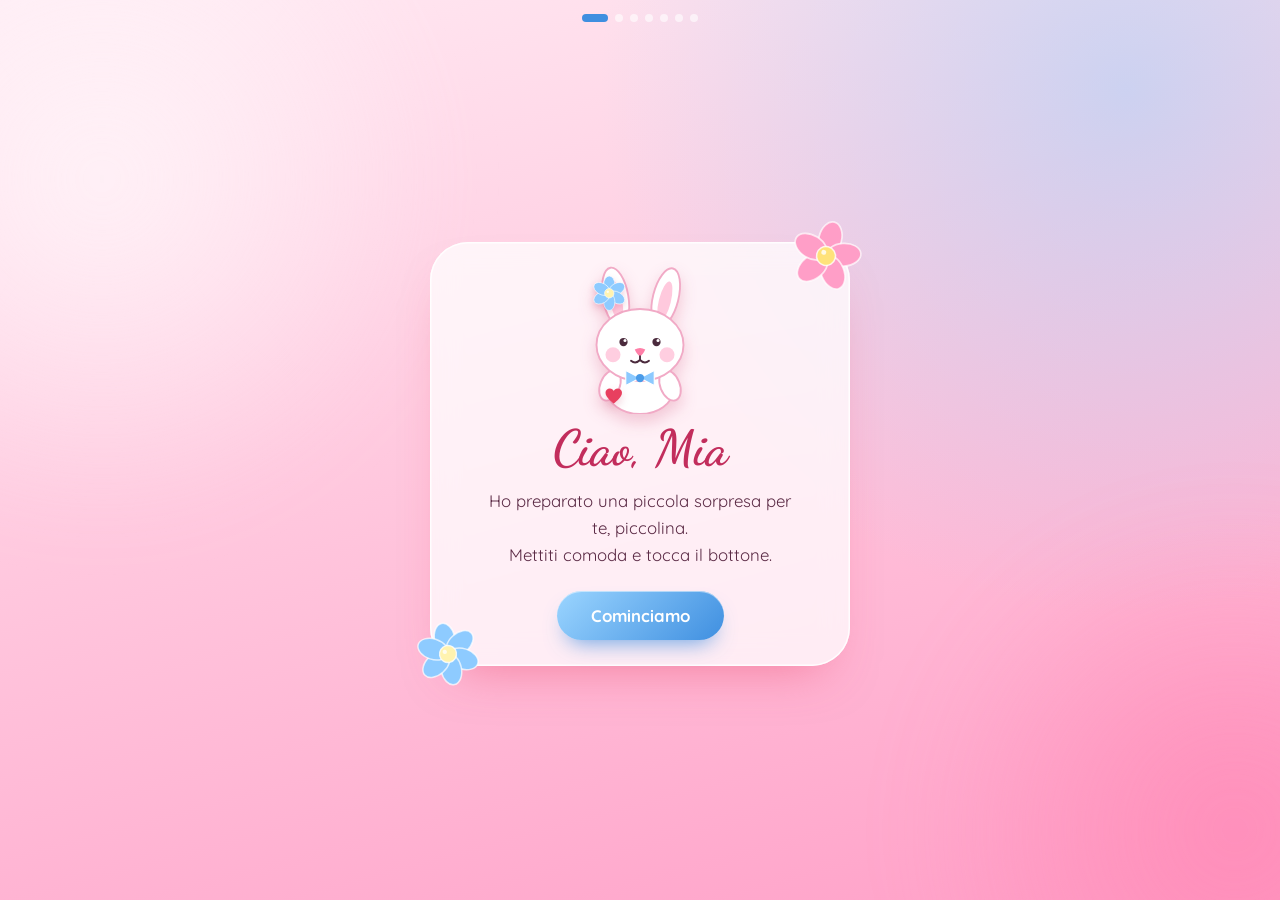
<file: index.html>
<!DOCTYPE html>
<html lang="it">
<head>
  <meta charset="utf-8">
  <meta name="viewport" content="width=device-width, initial-scale=1, viewport-fit=cover">
  <meta name="theme-color" content="#ffcbe0">
  <title>Per Mia</title>
  <link rel="icon" href="data:image/svg+xml,%3Csvg xmlns='http://www.w3.org/2000/svg' viewBox='0 0 100 100'%3E%3Ctext y='.9em' font-size='90'%3E%F0%9F%8C%B8%3C/text%3E%3C/svg%3E">
  <link rel="preconnect" href="https://fonts.googleapis.com">
  <link rel="preconnect" href="https://fonts.gstatic.com" crossorigin>
  <link href="https://fonts.googleapis.com/css2?family=Caveat:wght@500;700&family=Dancing+Script:wght@600;700&family=Kalam:wght@400;700&family=Quicksand:wght@500;600;700&display=swap" rel="stylesheet">
  <link rel="stylesheet" href="style.css">
</head>
<body>
  <div class="bg" aria-hidden="true"></div>
  <div id="flowers" aria-hidden="true"></div>
  <div id="progress" aria-hidden="true"></div>
  <main id="stage"></main>
  <button id="music-btn" type="button" aria-label="Musica on/off" hidden>&#9835;</button>
  <div id="yt-holder"></div>

  <script src="config.js"></script>
  <script src="art.js"></script>
  <script src="app.js"></script>
</body>
</html>
</file>
<file: style.css>
/* ============================================================
   Stile del sito per Mia  -  rosa sfumato, accenti azzurri
   ============================================================ */
:root {
  --pink-1: #ffeaf3;
  --pink-2: #ffcbe0;
  --pink-3: #ff9fc7;
  --red: #e8405f;
  --rose-ink: #c22d5c;
  --blue: #5aa9f0;
  --sky: #bfe1ff;
  --sky-d: #3f8fe0;
  --ink: #5b2a45;

  --font-title: 'Dancing Script', 'Brush Script MT', cursive;
  --font-body: 'Quicksand', system-ui, -apple-system, 'Segoe UI', sans-serif;
  --font-letter: 'Caveat', 'Bradley Hand', cursive;
  --font-note: 'Kalam', 'Comic Sans MS', cursive;
}

* { box-sizing: border-box; margin: 0; }
[hidden] { display: none !important; }
html { -webkit-text-size-adjust: 100%; }
body {
  font-family: var(--font-body);
  color: var(--ink);
  min-height: 100dvh;
  overflow-x: hidden;
  background: var(--pink-2);
  -webkit-tap-highlight-color: transparent;
}
button { font: inherit; touch-action: manipulation; }
:focus-visible { outline: 3px solid var(--sky-d); outline-offset: 3px; }

/* ---------- Sfondo sfumato ---------- */
.bg {
  position: fixed; inset: 0; z-index: -3;
  background:
    radial-gradient(circle at 88% 10%, rgba(143, 208, 255, .45), transparent 38%),
    linear-gradient(165deg, var(--pink-1) 0%, var(--pink-2) 42%, var(--pink-3) 100%);
}
.bg::before, .bg::after {
  content: ""; position: absolute; border-radius: 50%; filter: blur(40px); opacity: .6;
}
.bg::before {
  width: 60vmax; height: 60vmax; left: -22vmax; top: -16vmax;
  background: radial-gradient(circle, #fff 0%, transparent 65%);
  animation: blob 18s ease-in-out infinite alternate;
}
.bg::after {
  width: 55vmax; height: 55vmax; right: -24vmax; bottom: -22vmax;
  background: radial-gradient(circle, #ff7fae 0%, transparent 65%);
  animation: blob 22s ease-in-out infinite alternate-reverse;
}
@keyframes blob { to { transform: translate(8vmax, 6vmax) scale(1.15); } }

/* ---------- Fiori che cadono ---------- */
#flowers { position: fixed; inset: 0; z-index: -2; overflow: hidden; pointer-events: none; }
.fl { position: absolute; top: -90px; animation: fall linear infinite; }
.fl .sw { width: 100%; height: 100%; animation: sway ease-in-out infinite alternate; }
.fl svg { width: 100%; height: 100%; display: block; filter: drop-shadow(0 3px 4px rgba(194, 45, 92, .18)); }
@keyframes fall { to { transform: translateY(calc(100dvh + 130px)); } }
@keyframes sway {
  from { transform: translateX(-20px) rotate(-30deg); }
  to   { transform: translateX(20px) rotate(30deg); }
}

/* ---------- Palline di progresso ---------- */
#progress {
  position: fixed; left: 0; right: 0; z-index: 5; pointer-events: none;
  top: calc(env(safe-area-inset-top, 0px) + 14px);
  display: flex; gap: 7px; justify-content: center;
}
.pd { width: 8px; height: 8px; border-radius: 99px; background: rgba(255, 255, 255, .6); transition: all .4s; }
.pd.done { background: #fff; }
.pd.on { width: 26px; background: var(--sky-d); }

/* ---------- Scena e schermate ---------- */
#stage {
  position: relative; z-index: 1; min-height: 100dvh;
  display: flex; align-items: center; justify-content: center;
  padding: calc(env(safe-area-inset-top, 0px) + 44px) 16px calc(env(safe-area-inset-bottom, 0px) + 36px);
}
.screen { width: 100%; display: flex; justify-content: center; animation: enter .7s cubic-bezier(.2, .8, .2, 1) backwards; }
.screen.out { animation: leave .26s ease-in forwards; }
@keyframes enter { from { opacity: 0; transform: translateY(22px) scale(.96); } }
@keyframes leave { to { opacity: 0; transform: translateY(-14px) scale(.97); } }

/* ---------- Card (squircle) ---------- */
.card {
  position: relative; width: min(100%, 420px);
  padding: 28px 24px 26px; text-align: center;
  background: rgba(255, 255, 255, .74);
  -webkit-backdrop-filter: blur(14px); backdrop-filter: blur(14px);
  border-radius: 38px;
  box-shadow: 0 26px 50px -26px rgba(232, 64, 95, .5), inset 0 0 0 1.5px rgba(255, 255, 255, .85);
}
@supports (corner-shape: squircle) {
  .card { border-radius: 60px; corner-shape: squircle; }
}
.card::before, .card::after {
  content: ""; position: absolute; width: 76px; height: 76px; pointer-events: none;
  background-repeat: no-repeat; background-size: contain; background-position: center;
}
.card::before { right: -14px; top: -24px; background-image: var(--fl-pink); transform: rotate(14deg); }
.card::after  { left: -16px; bottom: -22px; width: 68px; height: 68px; background-image: var(--fl-blue); transform: rotate(-12deg); }
.card.opened { background: transparent; box-shadow: none; -webkit-backdrop-filter: none; backdrop-filter: none; padding: 0; }
.card.opened::before, .card.opened::after { display: none; }

.title {
  font-family: var(--font-title); font-weight: 700; color: var(--rose-ink);
  font-size: clamp(2.3rem, 10.5vw, 3.1rem); line-height: 1.05; text-wrap: balance;
}
.title.sm { font-size: clamp(2rem, 9vw, 2.6rem); }
.text { font-size: 1.05rem; line-height: 1.6; margin: 14px auto 22px; max-width: 34ch; text-wrap: pretty; }

.illo { width: 150px; height: 150px; margin: -6px auto 8px; animation: bob 4.2s ease-in-out infinite; }
.illo svg { width: 100%; height: 100%; display: block; filter: drop-shadow(0 8px 8px rgba(194, 45, 92, .22)); }
@keyframes bob { 50% { transform: translateY(-7px) rotate(1.5deg); } }

/* ---------- Bottoni ---------- */
.btn {
  border: 0; cursor: pointer; color: #fff; font-weight: 700; font-size: 1.05rem;
  padding: 14px 34px; border-radius: 99px;
  background: linear-gradient(135deg, #9bd5ff, var(--sky-d));
  box-shadow: 0 12px 22px -10px rgba(63, 143, 224, .8), inset 0 1px 0 rgba(255, 255, 255, .5);
  transition: transform .2s, box-shadow .2s, opacity .3s, filter .3s;
}
.btn:active { transform: scale(.96); }
.btn:disabled { filter: grayscale(.5) brightness(1.06); opacity: .55; cursor: default; }
.btn.yes:disabled { filter: none; opacity: 1; }
.btn.ghost { background: #fff; color: var(--sky-d); box-shadow: 0 10px 20px -12px rgba(63, 143, 224, .6); }

/* ---------- Carosello polaroid ---------- */
.card.wide { width: min(100%, 460px); padding-left: 0; padding-right: 0; }
.card.wide > .title, .card.wide > .text, .card.wide > .btn { margin-left: 22px; margin-right: 22px; }
.carousel {
  position: relative; display: flex; gap: 16px; overflow-x: auto;
  scroll-snap-type: x mandatory; scrollbar-width: none; -webkit-overflow-scrolling: touch;
  padding: 26px calc(50% - 130px) 22px;
}
.carousel::-webkit-scrollbar { display: none; }
.polaroid {
  position: relative; flex: 0 0 260px; scroll-snap-align: center;
  background: #fff; padding: 12px 12px 14px; border-radius: 14px;
  box-shadow: 0 18px 30px -16px rgba(120, 40, 80, .55);
  transform: rotate(var(--r, 0deg)) scale(.9); opacity: .85;
  transition: transform .45s cubic-bezier(.2, .8, .2, 1), opacity .45s;
}
.polaroid.active { transform: rotate(var(--r, 0deg)) scale(1); opacity: 1; }
.polaroid::before {
  content: ""; position: absolute; top: -11px; left: 50%; width: 76px; height: 24px;
  background: rgba(143, 208, 255, .7); transform: translateX(-50%) rotate(-3deg); border-radius: 4px; z-index: 2;
}
.ph {
  position: relative; aspect-ratio: 1 / 1; border-radius: 8px; overflow: hidden;
  background: linear-gradient(145deg, #ffe3ee, #d9ecff);
}
.ph img { width: 100%; height: 100%; object-fit: cover; display: block; }
.ph.missing img { display: none; }
.ph.missing::after {
  content: "Aggiungi qui la tua foto"; position: absolute; inset: 0; display: grid; place-items: center;
  padding: 20px; text-align: center; font-family: var(--font-note); color: var(--rose-ink); font-size: 1.05rem;
}
.ph .ph-art { position: absolute; width: 44%; right: -6%; bottom: -6%; opacity: .9; display: none; }
.ph.missing .ph-art { display: block; }
.polaroid figcaption {
  font-family: var(--font-note); font-size: 1.12rem; text-align: center;
  margin-top: 10px; color: var(--ink); min-height: 1.5em;
}
.car-nav { display: flex; align-items: center; justify-content: center; gap: 14px; margin-bottom: 18px; }
.car-arrow {
  width: 40px; height: 40px; border-radius: 50%; border: 0; cursor: pointer;
  background: #fff; color: var(--sky-d); font-size: 1.3rem; font-weight: 700;
  box-shadow: 0 8px 16px -10px rgba(63, 143, 224, .8);
}
.cdots { display: flex; gap: 7px; }
.cdot { width: 8px; height: 8px; border-radius: 99px; background: rgba(194, 45, 92, .25); transition: all .35s; }
.cdot.on { width: 22px; background: var(--sky-d); }

/* ---------- Pulsante musica ---------- */
#music-btn {
  position: fixed; z-index: 20; right: 16px; bottom: calc(env(safe-area-inset-bottom, 0px) + 16px);
  width: 50px; height: 50px; border-radius: 50%; border: 0; cursor: pointer;
  background: linear-gradient(135deg, #9bd5ff, var(--sky-d)); color: #fff; font-size: 1.4rem;
  box-shadow: 0 12px 22px -8px rgba(63, 143, 224, .8);
}
#music-btn.playing { animation: pulse 1.6s ease-in-out infinite; }
#music-btn.muted::after {
  content: ""; position: absolute; left: 12px; right: 12px; top: 50%; height: 3px; border-radius: 2px;
  background: #fff; transform: rotate(-35deg);
}
@keyframes pulse { 50% { box-shadow: 0 0 0 10px rgba(143, 208, 255, .35), 0 12px 22px -8px rgba(63, 143, 224, .8); } }
#yt-holder { position: fixed; right: 0; bottom: 0; width: 1px; height: 1px; opacity: .01; pointer-events: none; overflow: hidden; }

/* ---------- Bigliettini ---------- */
.notes { display: grid; grid-template-columns: 1fr 1fr; gap: 12px; margin: 18px 0 10px; text-align: left; }
.note {
  position: relative; border: 0; cursor: pointer; color: var(--ink); min-height: 132px;
  background: var(--tint, #ffe0ec); border-radius: 24px; padding: 0; overflow: hidden;
  box-shadow: 0 14px 22px -16px rgba(120, 40, 80, .6), inset 0 0 0 1.5px rgba(255, 255, 255, .8);
  transition: transform .2s;
}
@supports (corner-shape: squircle) { .note { border-radius: 40px; corner-shape: squircle; } }
.note:active { transform: scale(.97); }
.note .front { display: flex; flex-direction: column; align-items: center; justify-content: center; gap: 8px; min-height: 132px; }
.note .front svg { width: 46px; height: 46px; }
.note .front small { font-family: var(--font-note); font-size: .88rem; color: var(--rose-ink); }
.note .back { display: none; padding: 16px 14px; font-family: var(--font-note); font-size: 1.02rem; line-height: 1.38; }
.note.open { cursor: default; }
.note.open .front { display: none; }
.note.open .back { display: block; animation: pop .5s cubic-bezier(.2, 1.4, .4, 1); }
@keyframes pop { from { opacity: 0; transform: scale(.7) rotate(-4deg); } }
.count { font-family: var(--font-note); color: var(--rose-ink); margin: 6px 0 16px; }

/* ---------- Lettera e busta ---------- */
.env-wrap { display: grid; place-items: center; padding: 38px 0 6px; perspective: 900px; transition: opacity .5s, transform .5s, padding .7s ease; }
.env-wrap.go { padding-top: 124px; }
.env-wrap.fade { opacity: 0; transform: scale(.94); }
.envelope { position: relative; width: min(74vw, 290px); aspect-ratio: 3 / 2; }
.env-back { position: absolute; inset: 0; background: #a6d2fd; border-radius: 18px; box-shadow: 0 20px 30px -14px rgba(63, 143, 224, .6); }
.paper-peek {
  position: absolute; left: 9%; right: 9%; top: 8%; bottom: 10%; z-index: 1;
  background: #fffdf8; border-radius: 10px; transition: transform .8s cubic-bezier(.3, .9, .3, 1);
  background-image: repeating-linear-gradient(transparent 0 13px, rgba(120, 180, 240, .45) 13px 14px);
}
.envelope.open .paper-peek { transform: translateY(-46%); }
.env-front { position: absolute; inset: 0; z-index: 2; border-radius: 18px; overflow: hidden; pointer-events: none; }
.env-front i { position: absolute; inset: 0; display: block; }
.env-front .l { background: #bfe0ff; clip-path: polygon(0 0, 0 100%, 52% 56%); }
.env-front .r { background: #b2d7fd; clip-path: polygon(100% 0, 100% 100%, 48% 56%); }
.env-front .b { background: #cbe7ff; clip-path: polygon(0 100%, 100% 100%, 50% 50%); }
.env-flap {
  position: absolute; left: 0; right: 0; top: 0; height: 56%; z-index: 3; transform-origin: top;
  transition: transform .7s ease, z-index 0s .3s; filter: drop-shadow(0 4px 4px rgba(63, 143, 224, .35));
}
.env-flap i { display: block; width: 100%; height: 100%; background: #d9edff; clip-path: polygon(0 0, 100% 0, 50% 100%); border-radius: 18px 18px 0 0; }
.envelope.open .env-flap { transform: rotateX(180deg); z-index: 0; }
.seal {
  position: absolute; left: 50%; top: 56%; z-index: 4; width: 62px; height: 62px; padding: 0; border: 0;
  background: none; cursor: pointer; transform: translate(-50%, -50%); animation: beat 1.5s ease-in-out infinite;
  filter: drop-shadow(0 6px 6px rgba(150, 20, 50, .45));
}
.seal svg { width: 100%; height: 100%; display: block; }
.seal::after { content: ""; position: absolute; left: 24%; top: 22%; width: 14px; height: 8px; border-radius: 50%; background: rgba(255, 255, 255, .55); transform: rotate(-30deg); }
.envelope.open .seal { animation: sealBreak .6s ease-out forwards; pointer-events: none; }
@keyframes beat { 50% { transform: translate(-50%, -50%) scale(1.12); } }
@keyframes sealBreak { to { transform: translate(-50%, -50%) scale(1.9) rotate(12deg); opacity: 0; } }
.env-hint { font-family: var(--font-title); font-size: 1.5rem; color: var(--rose-ink); margin: 18px 0 4px; }

.paper {
  width: 100%; background: #fffdf8; border-radius: 30px; padding: 24px 20px 14px;
  text-align: left; box-shadow: 0 26px 46px -24px rgba(120, 40, 80, .6);
  animation: unfold .8s cubic-bezier(.2, .9, .3, 1) backwards;
}
@supports (corner-shape: squircle) { .paper { border-radius: 52px; corner-shape: squircle; } }
@keyframes unfold { from { opacity: 0; transform: translateY(40px) scale(.9); } }
.paper-body {
  max-height: 60dvh; overflow-y: auto; padding: 0 4px 30px 0;
  -webkit-mask-image: linear-gradient(#000 calc(100% - 28px), transparent); mask-image: linear-gradient(#000 calc(100% - 28px), transparent);
  font-family: var(--font-letter); font-size: 1.55rem; line-height: 34px; color: #4a2a40;
  background: repeating-linear-gradient(to bottom, transparent 0 33px, rgba(120, 180, 240, .4) 33px 34px);
  background-attachment: local;
}
.paper-body p { margin: 0 0 34px; }
.paper-body .greet { font-weight: 700; font-size: 1.75rem; color: var(--rose-ink); }
.paper-body .sign { text-align: right; margin-bottom: 0; color: var(--sky-d); font-weight: 700; }
.paper + .btn { margin-top: 22px; }
.letter-btn-wrap { text-align: center; padding-bottom: 6px; }

/* ---------- Domanda ---------- */
.title.q { font-size: clamp(2.2rem, 10vw, 3rem); }
.q-row { display: flex; gap: 14px; justify-content: center; align-items: center; margin-top: 22px; min-height: 66px; }
.btn.yes { transform: scale(var(--ys, 1)); transition: transform .35s cubic-bezier(.2, 1.4, .4, 1); font-size: 1.15rem; }
.btn.yes:active { transform: scale(calc(var(--ys, 1) * .95)); }
.no-fixed { position: fixed; z-index: 50; margin: 0; transition: left .4s cubic-bezier(.3, 1.5, .5, 1), top .4s cubic-bezier(.3, 1.5, .5, 1), opacity .25s; }
.tease { min-height: 1.7em; font-family: var(--font-note); color: var(--rose-ink); margin-top: 14px; }

/* ---------- Esplosione di cuori ---------- */
.burst { position: fixed; z-index: 100; pointer-events: none; will-change: transform, opacity; }
.burst svg { width: 100%; height: 100%; display: block; }

@media (prefers-reduced-motion: reduce) {
  .bg::before, .bg::after, .illo, .seal, #music-btn.playing { animation: none; }
  .screen { animation-duration: .01s; }
}
</file>
